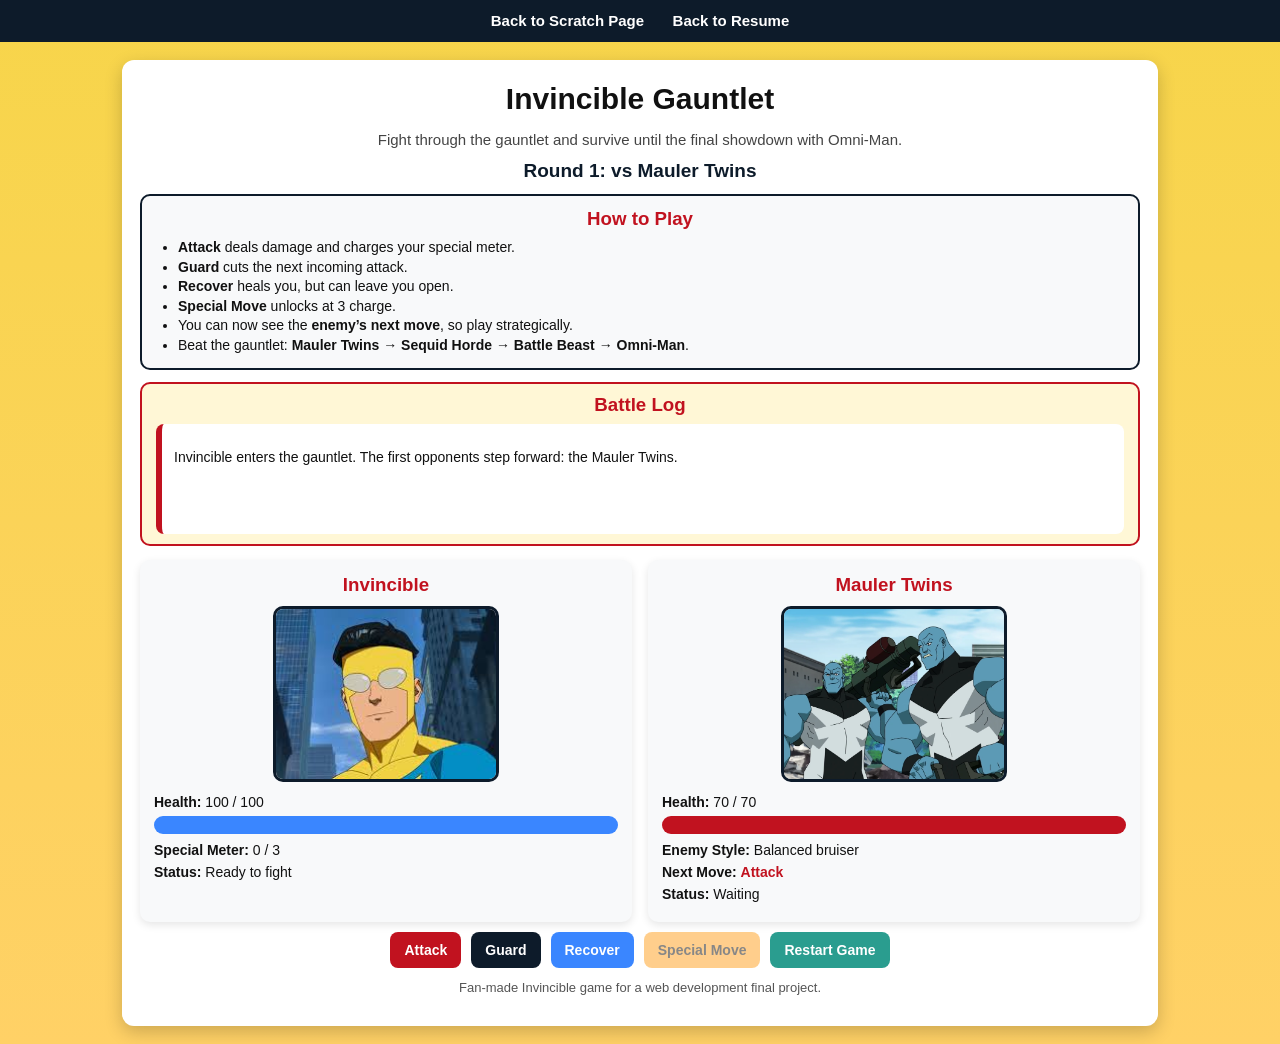
<file: app.html>
<!DOCTYPE html>
<html lang="en">
<head>
  <meta charset="UTF-8">
  <meta name="viewport" content="width=device-width, initial-scale=1.0">
  <title>Invincible Gauntlet</title>
  <style>
    body {
      margin: 0;
      font-family: Arial, Helvetica, sans-serif;
      background: linear-gradient(to bottom, #f7d54a, #ffd166);
      color: #111;
    }

    .nav {
      background-color: #0d1b2a;
      text-align: center;
      padding: 12px;
    }

    .nav a {
      color: white;
      text-decoration: none;
      margin: 0 12px;
      font-weight: bold;
      font-size: 15px;
    }

    .nav a:hover {
      color: #f7d54a;
    }

    .container {
      max-width: 1000px;
      margin: 18px auto;
      background-color: white;
      border-radius: 12px;
      box-shadow: 0 6px 18px rgba(0,0,0,0.2);
      padding: 18px;
    }

    h1 {
      text-align: center;
      margin: 4px 0 8px 0;
      font-size: 30px;
    }

    h2, h3 {
      text-align: center;
      margin: 6px 0;
    }

    .subtitle {
      text-align: center;
      color: #444;
      margin-bottom: 12px;
      font-size: 15px;
    }

    .round-label {
      text-align: center;
      font-size: 19px;
      font-weight: bold;
      color: #0d1b2a;
      margin-bottom: 12px;
    }

    .how-to-play {
      background-color: #f8f9fa;
      border: 2px solid #0d1b2a;
      border-radius: 10px;
      padding: 12px 16px;
      margin-bottom: 12px;
    }

    .how-to-play h3 {
      color: #c1121f;
      margin-top: 0;
      margin-bottom: 8px;
    }

    .how-to-play ul {
      margin: 0;
      padding-left: 20px;
      line-height: 1.4;
      font-size: 14px;
    }

    .log-box {
      background-color: #fff7d6;
      border: 2px solid #c1121f;
      border-radius: 10px;
      padding: 10px 14px;
      margin-bottom: 14px;
    }

    .log-box h3 {
      color: #c1121f;
      margin-top: 0;
      margin-bottom: 8px;
    }

    .latest-turn {
  background-color: white;
  border-left: 6px solid #c1121f;
  padding: 10px 12px;
  border-radius: 8px;
  font-size: 14px;
  line-height: 1.35;
  height: 110px;
  overflow-y: auto;
  box-sizing: border-box;
}

    .status-grid {
      display: grid;
      grid-template-columns: 1fr 1fr;
      gap: 16px;
      margin-bottom: 10px;
    }

    .card {
      background-color: #f8f9fa;
      border-radius: 10px;
      padding: 14px;
      box-shadow: 0 3px 8px rgba(0,0,0,0.1);
    }

    .card h3 {
      color: #c1121f;
      margin-top: 0;
      margin-bottom: 10px;
    }

    .fighter-image {
      display: block;
      width: 100%;
      max-width: 220px;
      height: 170px;
      object-fit: cover;
      margin: 0 auto 12px auto;
      border-radius: 10px;
      border: 3px solid #0d1b2a;
      background-color: #ddd;
    }

    .stat-line {
      font-size: 14px;
      margin: 6px 0;
    }

    .health-bar-bg {
      width: 100%;
      height: 18px;
      background-color: #ddd;
      border-radius: 20px;
      overflow: hidden;
      margin-top: 6px;
      margin-bottom: 8px;
    }

    .health-bar {
      height: 100%;
      background-color: #3a86ff;
      width: 100%;
      transition: width 0.3s ease;
    }

    .enemy-health {
      background-color: #c1121f;
    }

    .intent-attack {
      color: #c1121f;
      font-weight: bold;
    }

    .intent-guard {
      color: #0d1b2a;
      font-weight: bold;
    }

    .intent-recover {
      color: #2a9d8f;
      font-weight: bold;
    }

    .controls {
      display: flex;
      justify-content: center;
      gap: 10px;
      flex-wrap: wrap;
      margin-top: 10px;
    }

    button {
      padding: 10px 14px;
      font-size: 14px;
      border-radius: 8px;
      border: none;
      cursor: pointer;
      font-weight: bold;
    }

    .attack-btn {
      background-color: #c1121f;
      color: white;
    }

    .guard-btn {
      background-color: #0d1b2a;
      color: white;
    }

    .recover-btn {
      background-color: #3a86ff;
      color: white;
    }

    .special-btn {
      background-color: #ff9f1c;
      color: #111;
    }

    .restart-btn {
      background-color: #2a9d8f;
      color: white;
    }

    button:hover {
      opacity: 0.9;
    }

    button:disabled {
      opacity: 0.5;
      cursor: not-allowed;
    }

    .game-over {
      text-align: center;
      font-size: 22px;
      font-weight: bold;
      color: #c1121f;
      margin-top: 10px;
    }

    .small-note {
      text-align: center;
      color: #555;
      font-size: 13px;
      margin-top: 12px;
    }

    @media (max-width: 800px) {
      .status-grid {
        grid-template-columns: 1fr;
      }

      .fighter-image {
        height: 160px;
      }

      .container {
        margin: 12px;
        padding: 14px;
      }
    }
  </style>
</head>
<body>
  <div class="nav">
    <a href="fromScratch.html">Back to Scratch Page</a>
    <a href="index.html">Back to Resume</a>
  </div>

  <div class="container">
    <h1>Invincible Gauntlet</h1>
    <p class="subtitle">
      Fight through the gauntlet and survive until the final showdown with Omni-Man.
    </p>

    <div class="round-label" id="roundLabel">Round 1: vs Mauler Twins</div>

    <div class="how-to-play">
      <h3>How to Play</h3>
      <ul>
        <li><strong>Attack</strong> deals damage and charges your special meter.</li>
        <li><strong>Guard</strong> cuts the next incoming attack.</li>
        <li><strong>Recover</strong> heals you, but can leave you open.</li>
        <li><strong>Special Move</strong> unlocks at 3 charge.</li>
        <li>You can now see the <strong>enemy’s next move</strong>, so play strategically.</li>
        <li>Beat the gauntlet: <strong>Mauler Twins → Sequid Horde → Battle Beast → Omni-Man</strong>.</li>
      </ul>
    </div>

    <div class="log-box">
      <h3>Battle Log</h3>
      <div class="latest-turn" id="latestTurn">
        Invincible enters the gauntlet. The first opponents step forward: the Mauler Twins.
      </div>
    </div>

    <div class="status-grid">
      <div class="card">
        <h3>Invincible</h3>
        <img src="assets/img/invincible1.jpg" alt="Invincible" class="fighter-image">

        <p class="stat-line"><strong>Health:</strong> <span id="playerHealthText">100</span> / 100</p>
        <div class="health-bar-bg">
          <div class="health-bar" id="playerHealthBar"></div>
        </div>

        <p class="stat-line"><strong>Special Meter:</strong> <span id="specialText">0</span> / 3</p>
        <p class="stat-line"><strong>Status:</strong> <span id="playerStatus">Ready to fight</span></p>
      </div>

      <div class="card">
        <h3 id="enemyName">Mauler Twins</h3>
        <img id="enemyImage" src="assets/img/mauler_twins.png" alt="Enemy" class="fighter-image">

        <p class="stat-line"><strong>Health:</strong> <span id="enemyHealthText">70</span> / <span id="enemyMaxHealthText">70</span></p>
        <div class="health-bar-bg">
          <div class="health-bar enemy-health" id="enemyHealthBar"></div>
        </div>

        <p class="stat-line"><strong>Enemy Style:</strong> <span id="enemyStyle">Balanced bruiser</span></p>
        <p class="stat-line"><strong>Next Move:</strong> <span id="enemyIntent">Attack</span></p>
        <p class="stat-line"><strong>Status:</strong> <span id="enemyStatus">Waiting</span></p>
      </div>
    </div>

    <div class="controls">
      <button class="attack-btn" onclick="playerTurn('attack')">Attack</button>
      <button class="guard-btn" onclick="playerTurn('guard')">Guard</button>
      <button class="recover-btn" onclick="playerTurn('recover')">Recover</button>
      <button class="special-btn" id="specialButton" onclick="playerTurn('special')" disabled>Special Move</button>
      <button class="restart-btn" onclick="restartGame()">Restart Game</button>
    </div>

    <div class="game-over" id="gameMessage"></div>

    <p class="small-note">
      Fan-made Invincible game for a web development final project.
    </p>
  </div>

  <script>
    const enemies = [
      {
        name: "Mauler Twins",
        maxHealth: 70,
        style: "Balanced bruiser",
        image: "assets/img/mauler_twins.png"
      },
      {
        name: "Sequid Horde",
        maxHealth: 85,
        style: "Relentless swarm",
        image: "assets/img/sequids.jpg"
      },
      {
        name: "Battle Beast",
        maxHealth: 110,
        style: "Heavy damage attacker",
        image: "assets/img/battle_beast.jpg"
      },
      {
        name: "Omni-Man",
        maxHealth: 135,
        style: "Punishing final boss",
        image: "assets/img/omniman.jpg"
      }
    ];

    let player;
    let currentEnemyIndex;
    let enemy;
    let gameEnded;

    function initializeGame() {
      player = {
        health: 100,
        maxHealth: 100,
        specialCharge: 0,
        guarding: false,
        status: "Ready to fight"
      };

      currentEnemyIndex = 0;
      enemy = createEnemy(currentEnemyIndex);
      gameEnded = false;

      document.getElementById("gameMessage").textContent = "";
      updateBattleLog([
        "Invincible enters the gauntlet. The first opponents step forward: the Mauler Twins."
      ]);
      updateDisplay();
    }

    function createEnemy(index) {
      const newEnemy = {
        name: enemies[index].name,
        health: enemies[index].maxHealth,
        maxHealth: enemies[index].maxHealth,
        style: enemies[index].style,
        image: enemies[index].image,
        guarding: false,
        status: "Waiting",
        nextMove: ""
      };

      newEnemy.nextMove = chooseEnemyAction(newEnemy);
      return newEnemy;
    }

    function playerTurn(action) {
      if (gameEnded) return;

      let messages = [];

      player.status = "Ready to fight";
      enemy.status = enemy.guarding ? "Guarding" : "Waiting";

      if (action === "attack") {
        let damage = randomInt(12, 20);

        if (enemy.guarding) {
          damage = Math.floor(damage / 4);
          enemy.guarding = false;
          messages.push(enemy.name + " guarded and reduced the damage.");
        }

        enemy.health -= damage;
        if (enemy.health < 0) enemy.health = 0;

        player.specialCharge = Math.min(player.specialCharge + 1, 3);
        player.status = "Attacking";
        messages.push("Invincible attacks " + enemy.name + " for <strong>" + damage + "</strong> damage.");
      }

      if (action === "guard") {
        player.guarding = true;
        player.status = "Guarding";
        messages.push("Invincible braces for impact and prepares to reduce the next attack.");
      }

      if (action === "recover") {
        const heal = randomInt(10, 18);
        player.health += heal;
        if (player.health > player.maxHealth) player.health = player.maxHealth;

        player.status = "Recovering";
        messages.push("Invincible recovers <strong>" + heal + "</strong> health.");
      }

      if (action === "special") {
        if (player.specialCharge >= 3) {
          let damage = randomInt(24, 36);

          if (enemy.guarding) {
            damage = Math.floor(damage / 2);
            enemy.guarding = false;
            messages.push(enemy.name + " guarded and reduced some of the Special Move damage.");
          }

          enemy.health -= damage;
          if (enemy.health < 0) enemy.health = 0;

          player.specialCharge = 0;
          player.status = "Using Special Move";
          messages.push("<strong>Special Move!</strong> Invincible unleashes a devastating strike on " + enemy.name + " for <strong>" + damage + "</strong> damage.");
        } else {
          messages.push("Special Move is not ready yet.");
        }
      }

      if (enemy.health > 0) {
        messages = messages.concat(enemyTurn(action));
      }

      if (player.health <= 0) {
        player.health = 0;
        gameEnded = true;
        messages.push("<strong>Invincible has been defeated by " + enemy.name + ".</strong>");
        document.getElementById("gameMessage").textContent = "Game Over";
      } else if (enemy.health <= 0) {
        messages.push("<strong>" + enemy.name + " has been defeated!</strong>");

        if (currentEnemyIndex === enemies.length - 1) {
          gameEnded = true;
          document.getElementById("gameMessage").textContent = "You cleared the gauntlet and defeated Omni-Man!";
          messages.push("<strong>Victory!</strong> Invincible survives the gauntlet and wins the final battle.");
        } else {
          currentEnemyIndex++;
          const nextEnemyName = enemies[currentEnemyIndex].name;
          player.health = Math.min(player.health + 20, player.maxHealth);
          player.guarding = false;
          enemy = createEnemy(currentEnemyIndex);

          messages.push("<strong>Round cleared.</strong> Invincible gets a small recovery boost and now faces <strong>" + nextEnemyName + "</strong>.");
        }
      }

      updateBattleLog(messages);
      updateDisplay();
    }

    function enemyTurn(playerAction) {
      let messages = [];
      const enemyAction = enemy.nextMove;

      if (enemyAction === "attack") {
        let damage = getEnemyDamage(enemy.name);

        if (player.guarding) {
          damage = Math.floor(damage / 4);
          player.guarding = false;
          messages.push("Invincible guarded and reduced the incoming damage.");
        }

        if (playerAction === "recover") {
          damage += 5;
          messages.push("Recovering left Invincible open to extra damage.");
        }

        player.health -= damage;
        if (player.health < 0) player.health = 0;

        enemy.status = "Attacking";
        messages.push(enemy.name + " attacks for <strong>" + damage + "</strong> damage.");
      }

      if (enemyAction === "guard") {
        enemy.guarding = true;
        enemy.status = "Guarding";
        messages.push(enemy.name + " takes a defensive stance.");
      }

      if (enemyAction === "recover") {
        const heal = randomInt(8, 14);
        enemy.health += heal;
        if (enemy.health > enemy.maxHealth) enemy.health = enemy.maxHealth;

        enemy.status = "Recovering";
        messages.push(enemy.name + " recovers <strong>" + heal + "</strong> health.");
      }

      if (enemy.health > 0) {
        enemy.nextMove = chooseEnemyAction(enemy);
      }

      return messages;
    }

    function chooseEnemyAction(enemyObj = enemy) {
      const enemyHealthPercent = enemyObj.health / enemyObj.maxHealth;
      const roll = Math.random();

      if (enemyHealthPercent < 0.3 && roll < 0.25) {
        return "recover";
      }

      if (enemyObj.name === "Sequid Horde") {
        if (roll < 0.4) return "attack";
        if (roll < 0.85) return "guard";
        return "recover";
      }

      if (enemyObj.name === "Battle Beast") {
        return roll < 0.6 ? "attack" : "guard";
      }

      if (enemyObj.name === "Omni-Man") {
        if (roll < 0.75) return "attack";
        if (roll < 0.9) return "guard";
        return "recover";
      }

      if (roll < 0.6) return "attack";
      if (roll < 0.8) return "guard";
      return "recover";
    }

    function getEnemyDamage(enemyName) {
      if (enemyName === "Mauler Twins") return randomInt(8, 14);
      if (enemyName === "Sequid Horde") return randomInt(10, 16);
      if (enemyName === "Battle Beast") return randomInt(14, 22);
      if (enemyName === "Omni-Man") return randomInt(17, 25);
      return randomInt(8, 14);
    }

    function updateDisplay() {
      document.getElementById("roundLabel").textContent =
        "Round " + (currentEnemyIndex + 1) + ": vs " + enemy.name;

      document.getElementById("playerHealthText").textContent = player.health;
      document.getElementById("specialText").textContent = player.specialCharge;
      document.getElementById("playerStatus").textContent = player.guarding ? "Guarding" : player.status;
      document.getElementById("playerHealthBar").style.width =
        (player.health / player.maxHealth * 100) + "%";

      document.getElementById("enemyName").textContent = enemy.name;
      document.getElementById("enemyImage").src = enemy.image;
      document.getElementById("enemyImage").alt = enemy.name;
      document.getElementById("enemyHealthText").textContent = enemy.health;
      document.getElementById("enemyMaxHealthText").textContent = enemy.maxHealth;
      document.getElementById("enemyStyle").textContent = enemy.style;

      const enemyIntent = document.getElementById("enemyIntent");
      enemyIntent.textContent = formatIntent(enemy.nextMove);
      enemyIntent.className = getIntentClass(enemy.nextMove);

      document.getElementById("enemyStatus").textContent = enemy.guarding ? "Guarding" : enemy.status;
      document.getElementById("enemyHealthBar").style.width =
        (enemy.health / enemy.maxHealth * 100) + "%";

      document.getElementById("specialButton").disabled = player.specialCharge < 3 || gameEnded;
    }

    function updateBattleLog(messages) {
      const latestHTML = messages.map(msg => "<p>" + msg + "</p>").join("");
      document.getElementById("latestTurn").innerHTML = latestHTML;
    }

    function formatIntent(move) {
      if (move === "attack") return "Attack";
      if (move === "guard") return "Guard";
      if (move === "recover") return "Recover";
      return "Unknown";
    }

    function getIntentClass(move) {
      if (move === "attack") return "intent-attack";
      if (move === "guard") return "intent-guard";
      if (move === "recover") return "intent-recover";
      return "";
    }

    function restartGame() {
      initializeGame();
    }

    function randomInt(min, max) {
      return Math.floor(Math.random() * (max - min + 1)) + min;
    }

    initializeGame();
  </script>
</body>
</html>
</file>
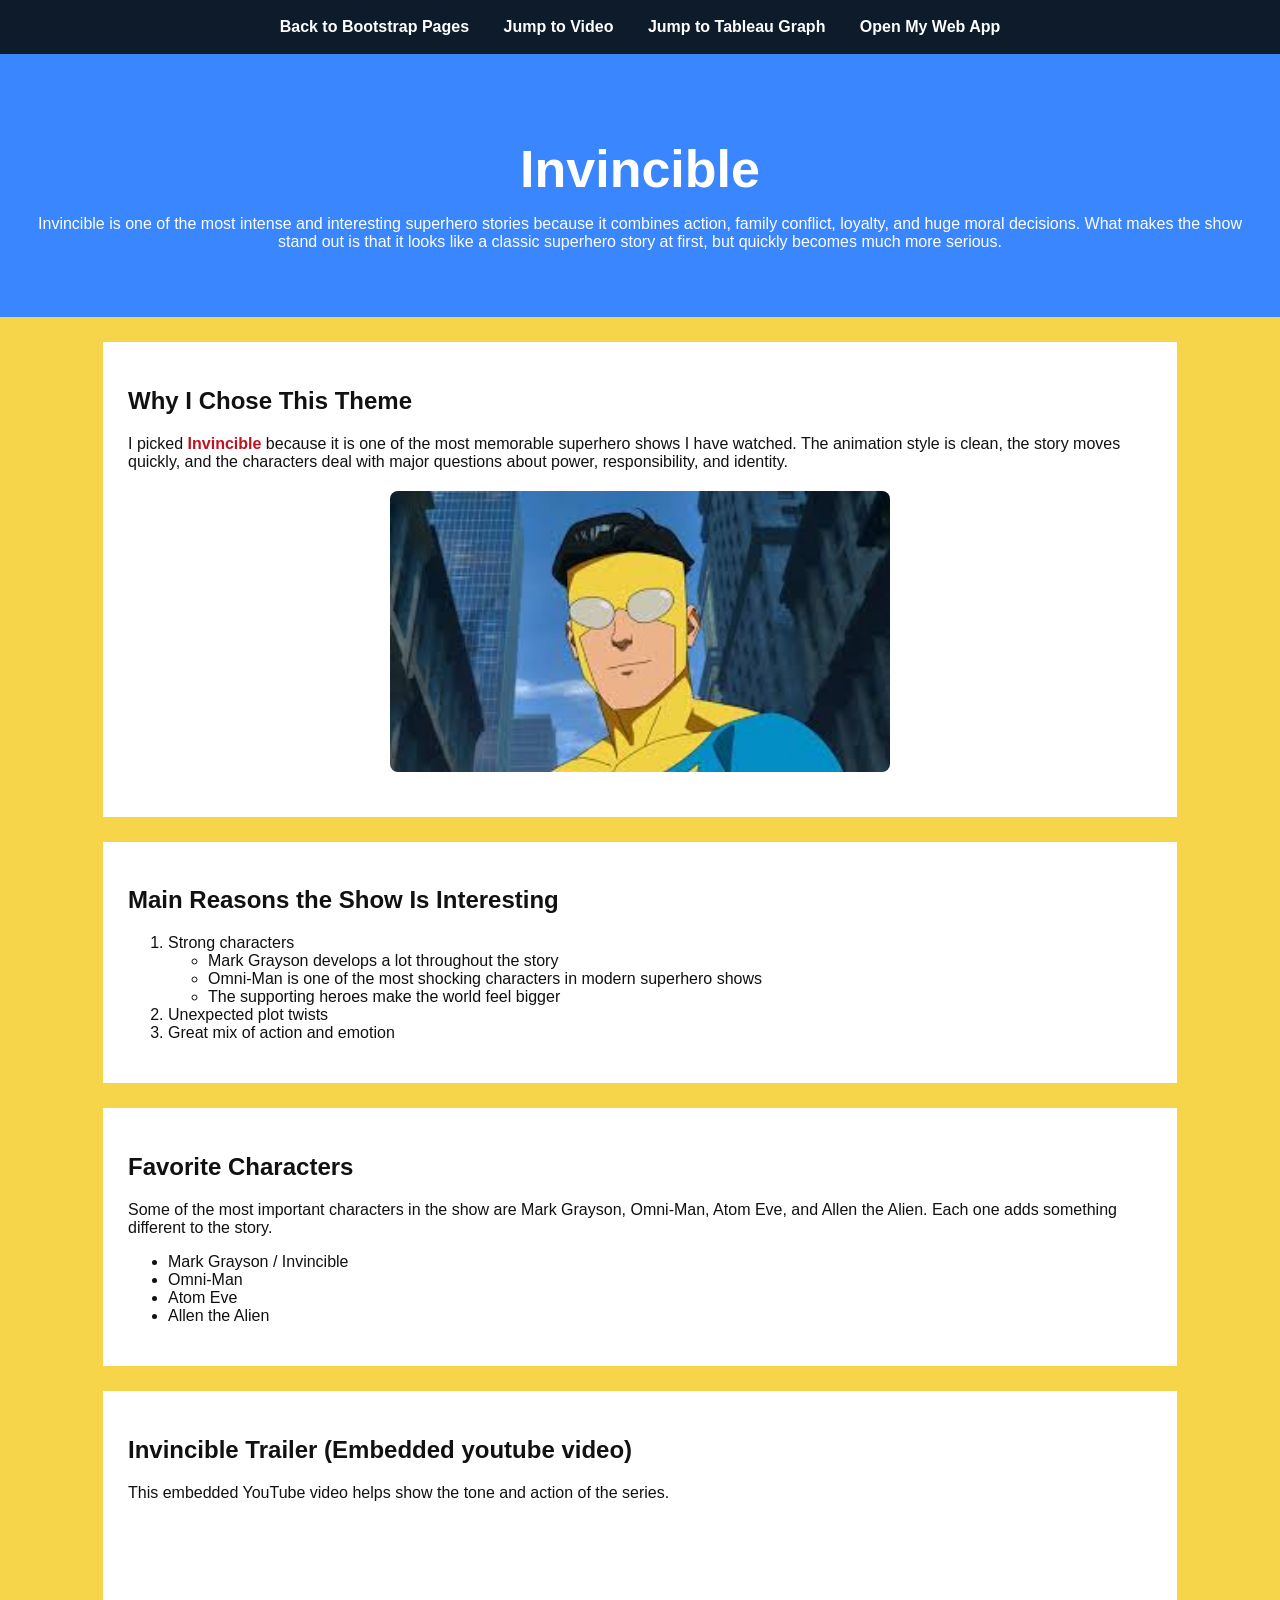
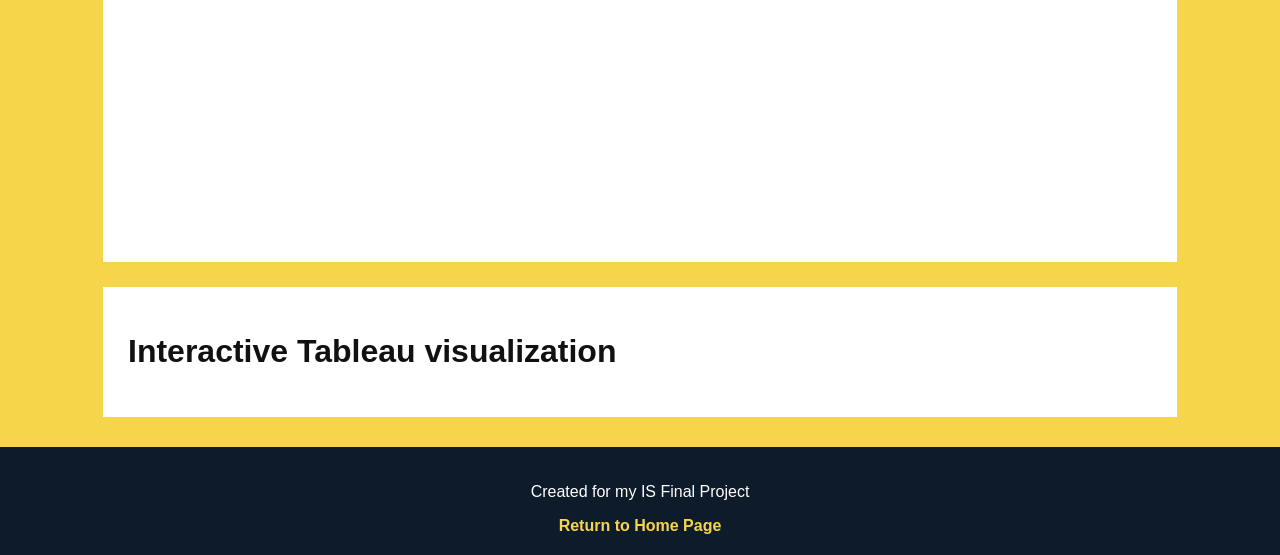
<file: fromScratch.html>
<!DOCTYPE html>
<html lang="en">
<head>
    <meta charset="UTF-8">
    <meta name="viewport" content="width=device-width, initial-scale=1.0">
    <title>Invincible Fan Page</title>
    <link rel="stylesheet" href="css/mystyles.css">
</head>
<body>

    <div class="nav">
        <a href="index.html">Back to Bootstrap Pages</a>
        <a href="#video-section">Jump to Video</a>
        <a href="#tableau-section">Jump to Tableau Graph</a>
        <a href="app.html">Open My Web App</a>
    </div>

    <div class="hero">
        <h1>Invincible</h1>
        <p>
            Invincible is one of the most intense and interesting superhero stories because it combines
            action, family conflict, loyalty, and huge moral decisions. What makes the show stand out
            is that it looks like a classic superhero story at first, but quickly becomes much more serious.
        </p>
    </div>

    <div class="content-box">
        <h2>Why I Chose This Theme</h2>
        <p>
            I picked <span class="highlight">Invincible</span> because it is one of the most memorable superhero shows I have watched.
            The animation style is clean, the story moves quickly, and the characters deal with major
            questions about power, responsibility, and identity.
        </p>

        <img src="assets/img/invincible1.jpg" alt="Invincible themed image" class="main-image">
    </div>

    <div class="content-box">
        <h2>Main Reasons the Show Is Interesting</h2>
        <ol>
            <li>Strong characters
                <ul>
                    <li>Mark Grayson develops a lot throughout the story</li>
                    <li>Omni-Man is one of the most shocking characters in modern superhero shows</li>
                    <li>The supporting heroes make the world feel bigger</li>
                </ul>
            </li>
            <li>Unexpected plot twists</li>
            <li>Great mix of action and emotion</li>
        </ol>
    </div>

    <div class="content-box">
        <h2>Favorite Characters</h2>
        <p>
            Some of the most important characters in the show are Mark Grayson, Omni-Man, Atom Eve,
            and Allen the Alien. Each one adds something different to the story.
        </p>
        <ul>
            <li>Mark Grayson / Invincible</li>
            <li>Omni-Man</li>
            <li>Atom Eve</li>
            <li>Allen the Alien</li>
        </ul>
    </div>

    <div class="content-box" id="video-section">
        <h2>Invincible Trailer (Embedded youtube video)</h2>
        <p>
            This embedded YouTube video helps show the tone and action of the series.
        </p>

        <iframe width="560" height="315"
            src="https://www.youtube.com/embed/-bfAVpuko5o"
            title="Invincible Trailer"
            frameborder="0"
            allow="accelerometer; autoplay; clipboard-write; encrypted-media; gyroscope; picture-in-picture"
            allowfullscreen>
        </iframe>
    </div>

    <div class="content-box" id="tableau-section">
    
    <h1>Interactive Tableau visualization</h1>
<div class='tableauPlaceholder' id='viz1776820106464' style='position: relative'><noscript><a href='#'><img alt='DASHBOARD ' src='https:&#47;&#47;public.tableau.com&#47;static&#47;images&#47;D3&#47;D3945PBWM&#47;1_rss.png' style='border: none' /></a></noscript><object class='tableauViz'  style='display:none;'><param name='host_url' value='https%3A%2F%2Fpublic.tableau.com%2F' /> <param name='embed_code_version' value='3' /> <param name='path' value='shared&#47;D3945PBWM' /> <param name='toolbar' value='yes' /><param name='static_image' value='https:&#47;&#47;public.tableau.com&#47;static&#47;images&#47;D3&#47;D3945PBWM&#47;1.png' /> <param name='animate_transition' value='yes' /><param name='display_static_image' value='yes' /><param name='display_spinner' value='yes' /><param name='display_overlay' value='yes' /><param name='display_count' value='yes' /><param name='language' value='en-US' /></object></div>                <script type='text/javascript'>                    var divElement = document.getElementById('viz1776820106464');                    var vizElement = divElement.getElementsByTagName('object')[0];                    vizElement.style.width='1150px';vizElement.style.height='2027px';                    var scriptElement = document.createElement('script');                    scriptElement.src = 'https://public.tableau.com/javascripts/api/viz_v1.js';                    vizElement.parentNode.insertBefore(scriptElement, vizElement);                </script>
    <!-- paste embed code here -->
</div>

        <script type='text/javascript'>
            var divElement = document.getElementById('viz1680000000000');
            var vizElement = divElement.getElementsByTagName('object')[0];
            vizElement.style.width = '100%';
            vizElement.style.height = '700px';
            var scriptElement = document.createElement('script');
            scriptElement.src = 'https://public.tableau.com/javascripts/api/viz_v1.js';
            vizElement.parentNode.insertBefore(scriptElement, vizElement);
        </script>
    </div>

    <div class="footer">
        <p>Created for my IS Final Project</p>
        <a href="index.html">Return to Home Page</a>
    </div>

</body>
</html>
</file>
<file: css/mystyles.css>
body {
    background-color: #f7d54a;
    font-family: Arial, Helvetica, sans-serif;
    color: #111111;
    margin: 0;
    padding: 0;
}

.nav {
    background-color: #0d1b2a;
    padding: 18px;
    text-align: center;
}

.nav a {
    color: white;
    text-decoration: none;
    margin: 0 15px;
    font-weight: bold;
}

.nav a:hover {
    color: #f7d54a;
}

.hero {
    background-color: #3a86ff;
    color: white;
    text-align: center;
    padding: 50px 20px;
}

.hero h1 {
    font-size: 52px;
    margin-bottom: 10px;
}

.content-box {
    background-color: white;
    width: 80%;
    margin: 25px auto;
    padding: 25px;
    
}

.main-image {
    display: block;
    width: 60%;
    max-width: 500px;
    margin: 20px auto;
    border-radius: 8px;
}

.highlight {
    color: #c1121f;
    font-weight: bold;
}

.footer {
    background-color: #0d1b2a;
    color: white;
    text-align: center;
    padding: 20px;
    margin-top: 30px;
}

.footer a {
    color: #f7d54a;
    text-decoration: none;
    font-weight: bold;
}
</file>
